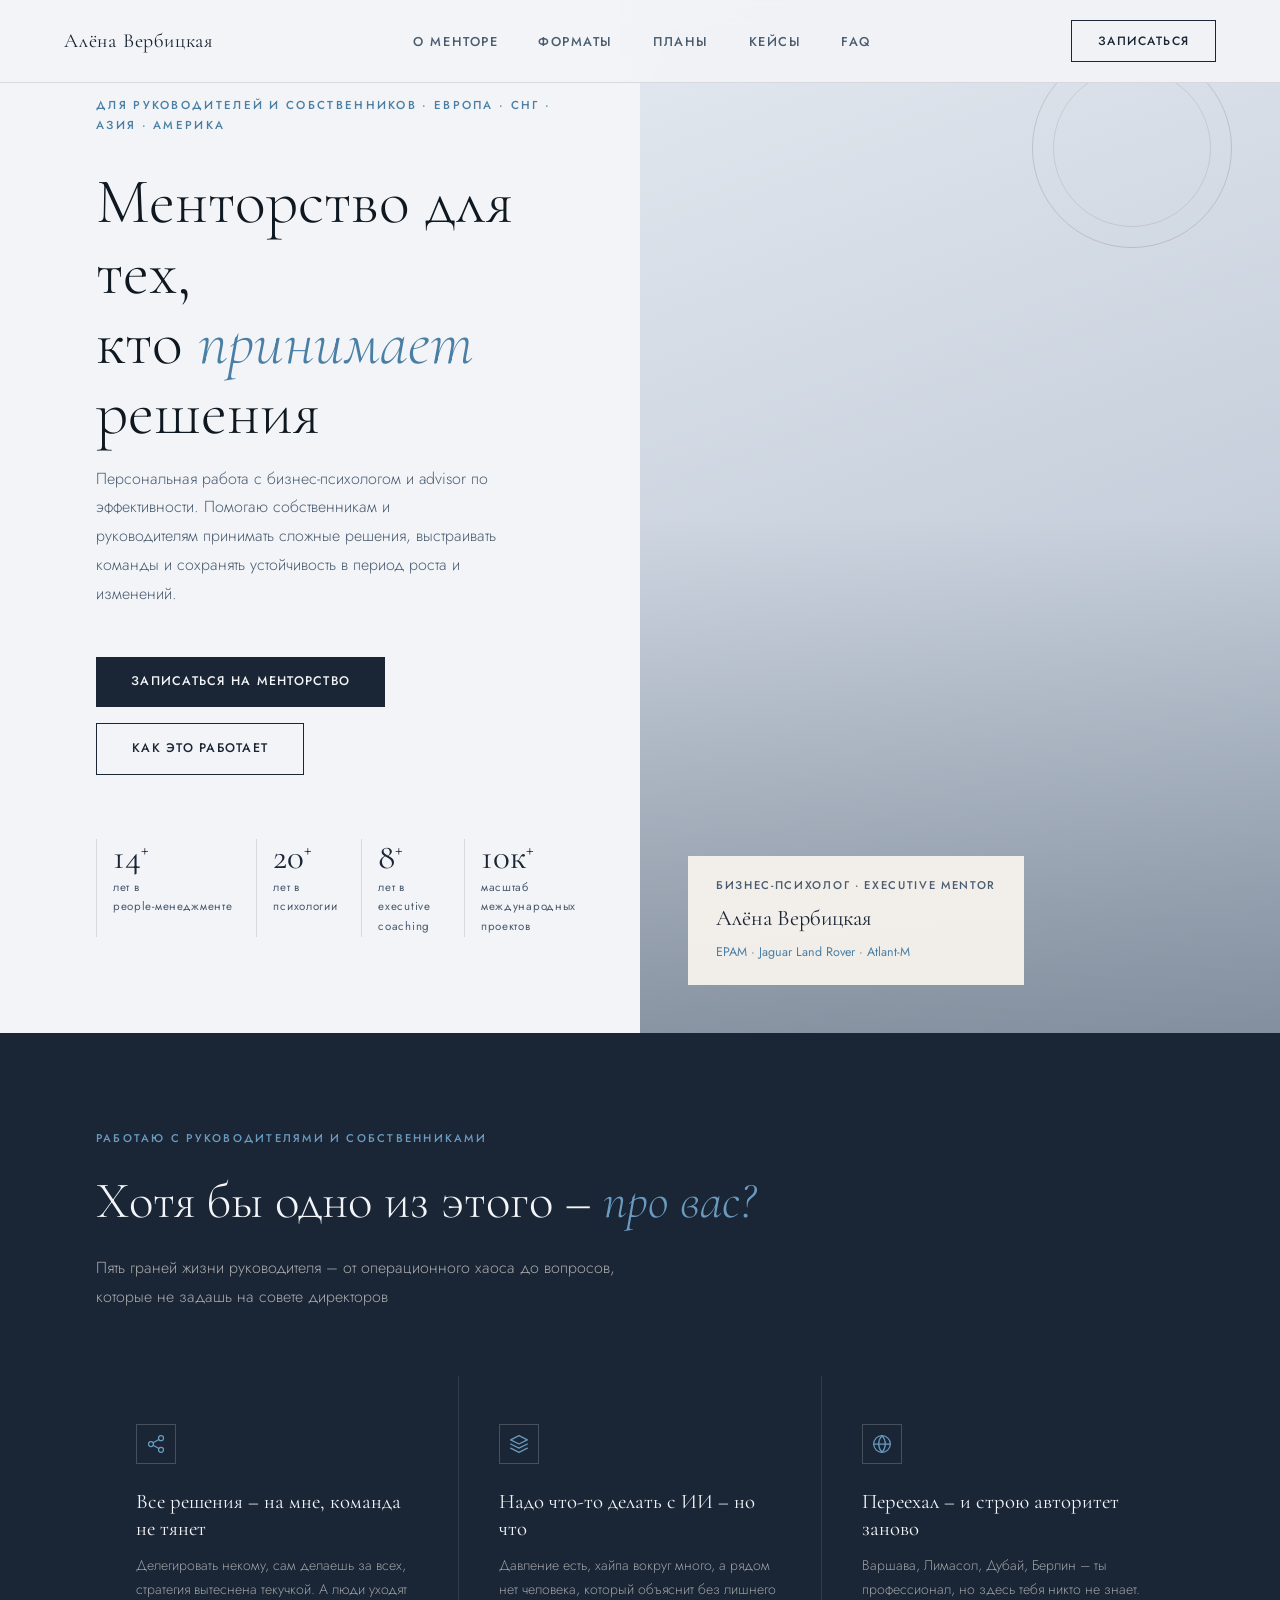
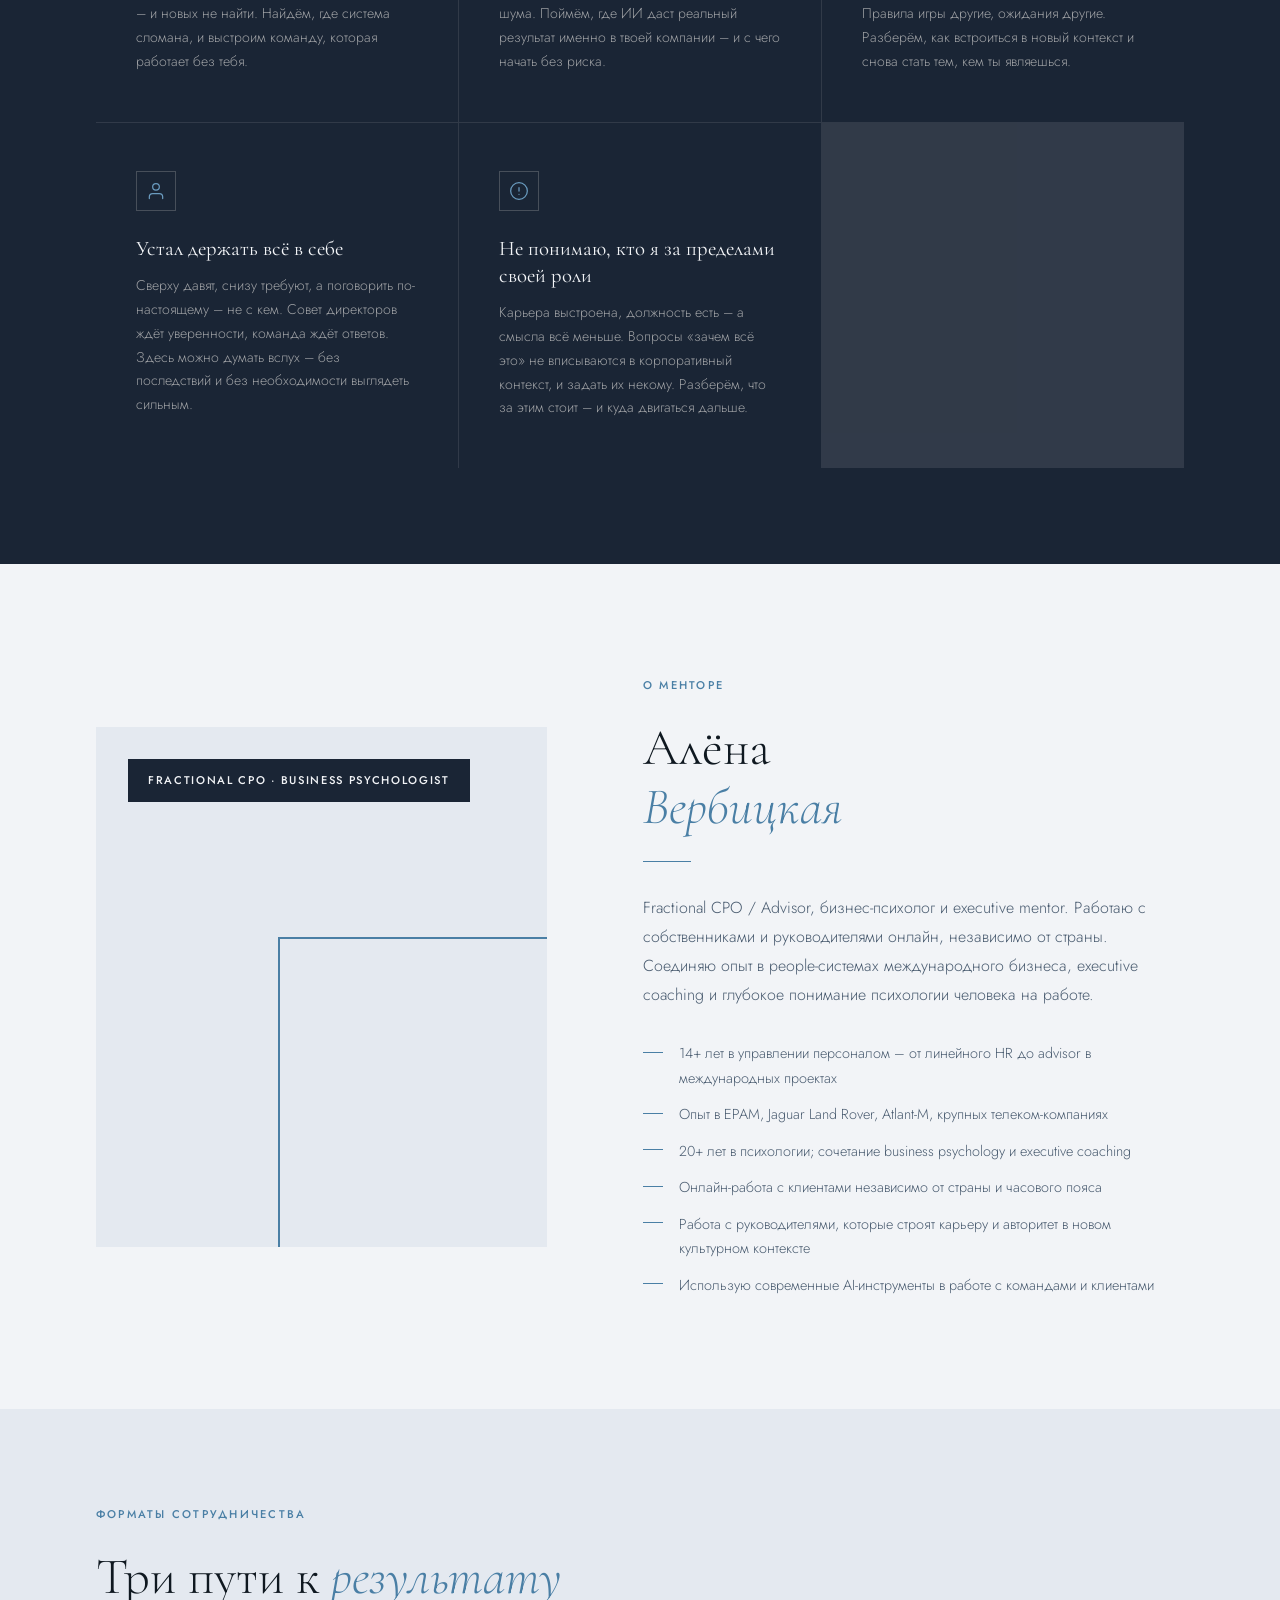
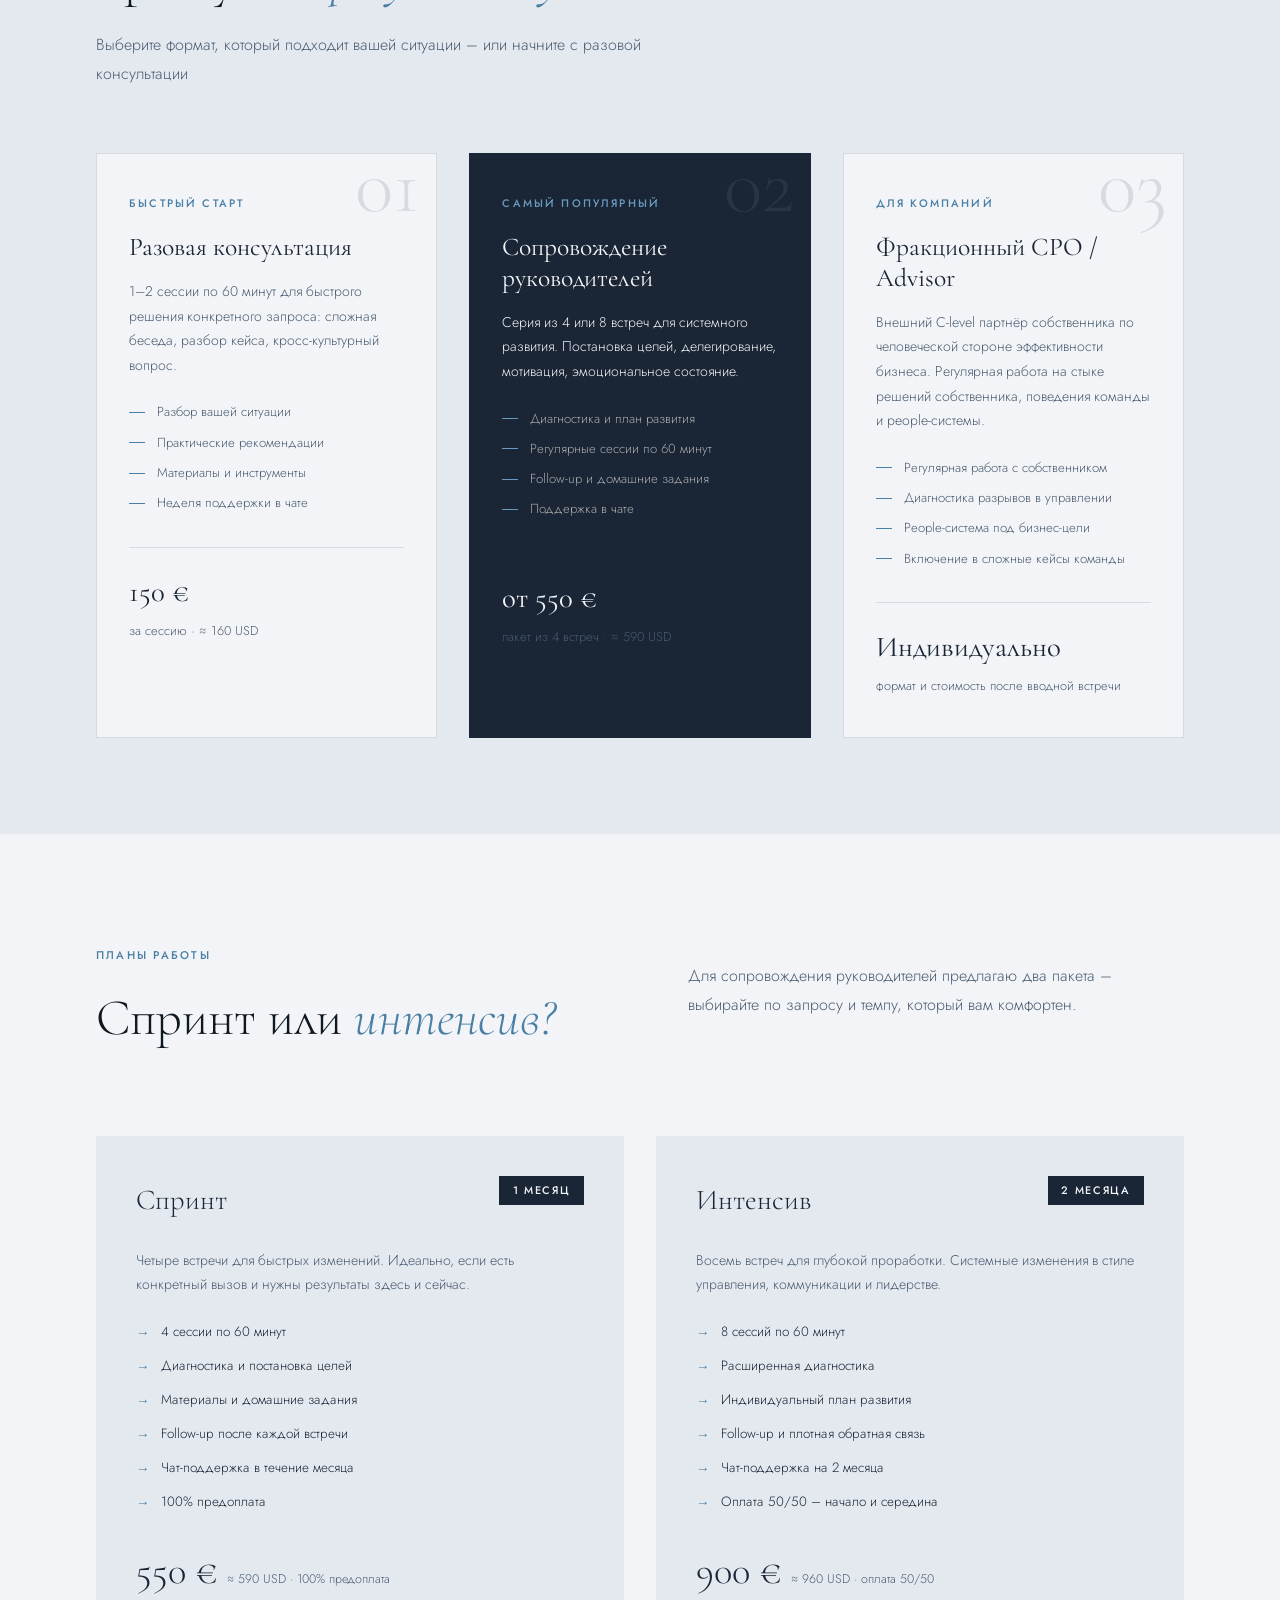
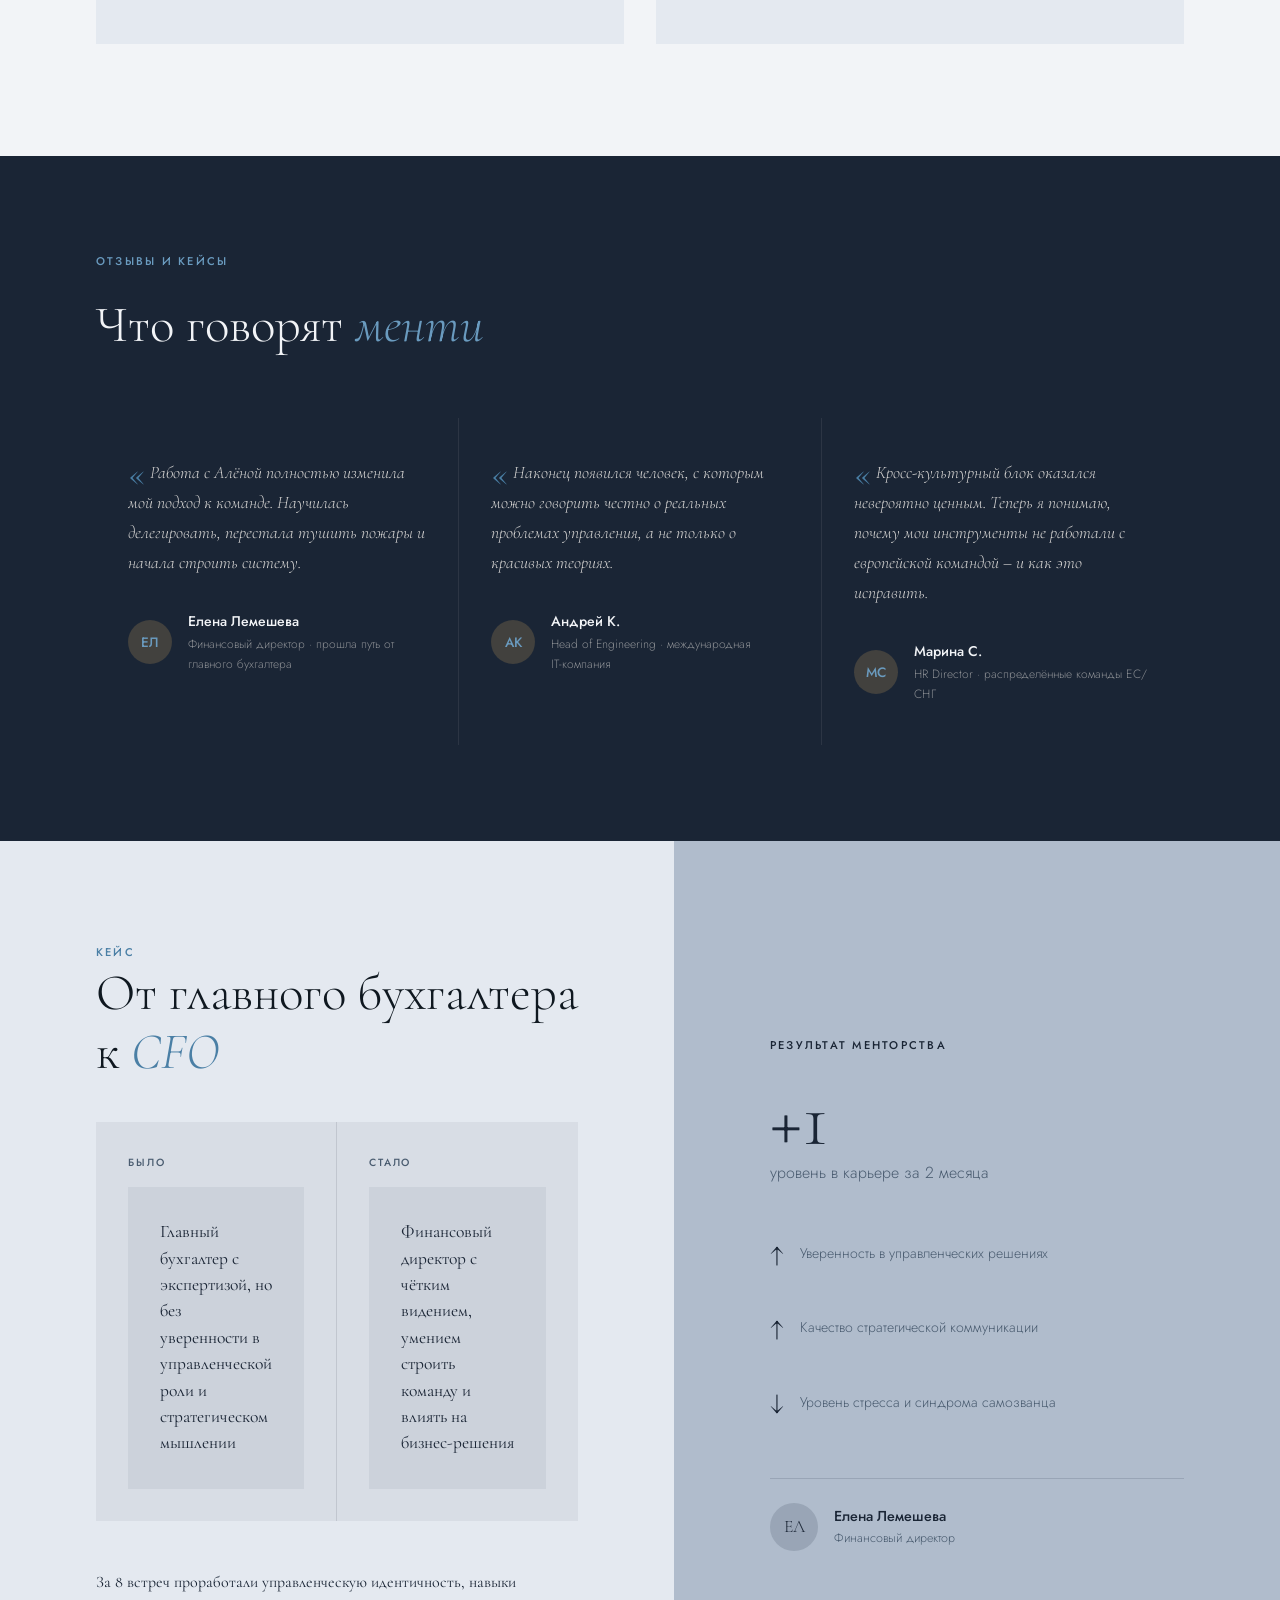
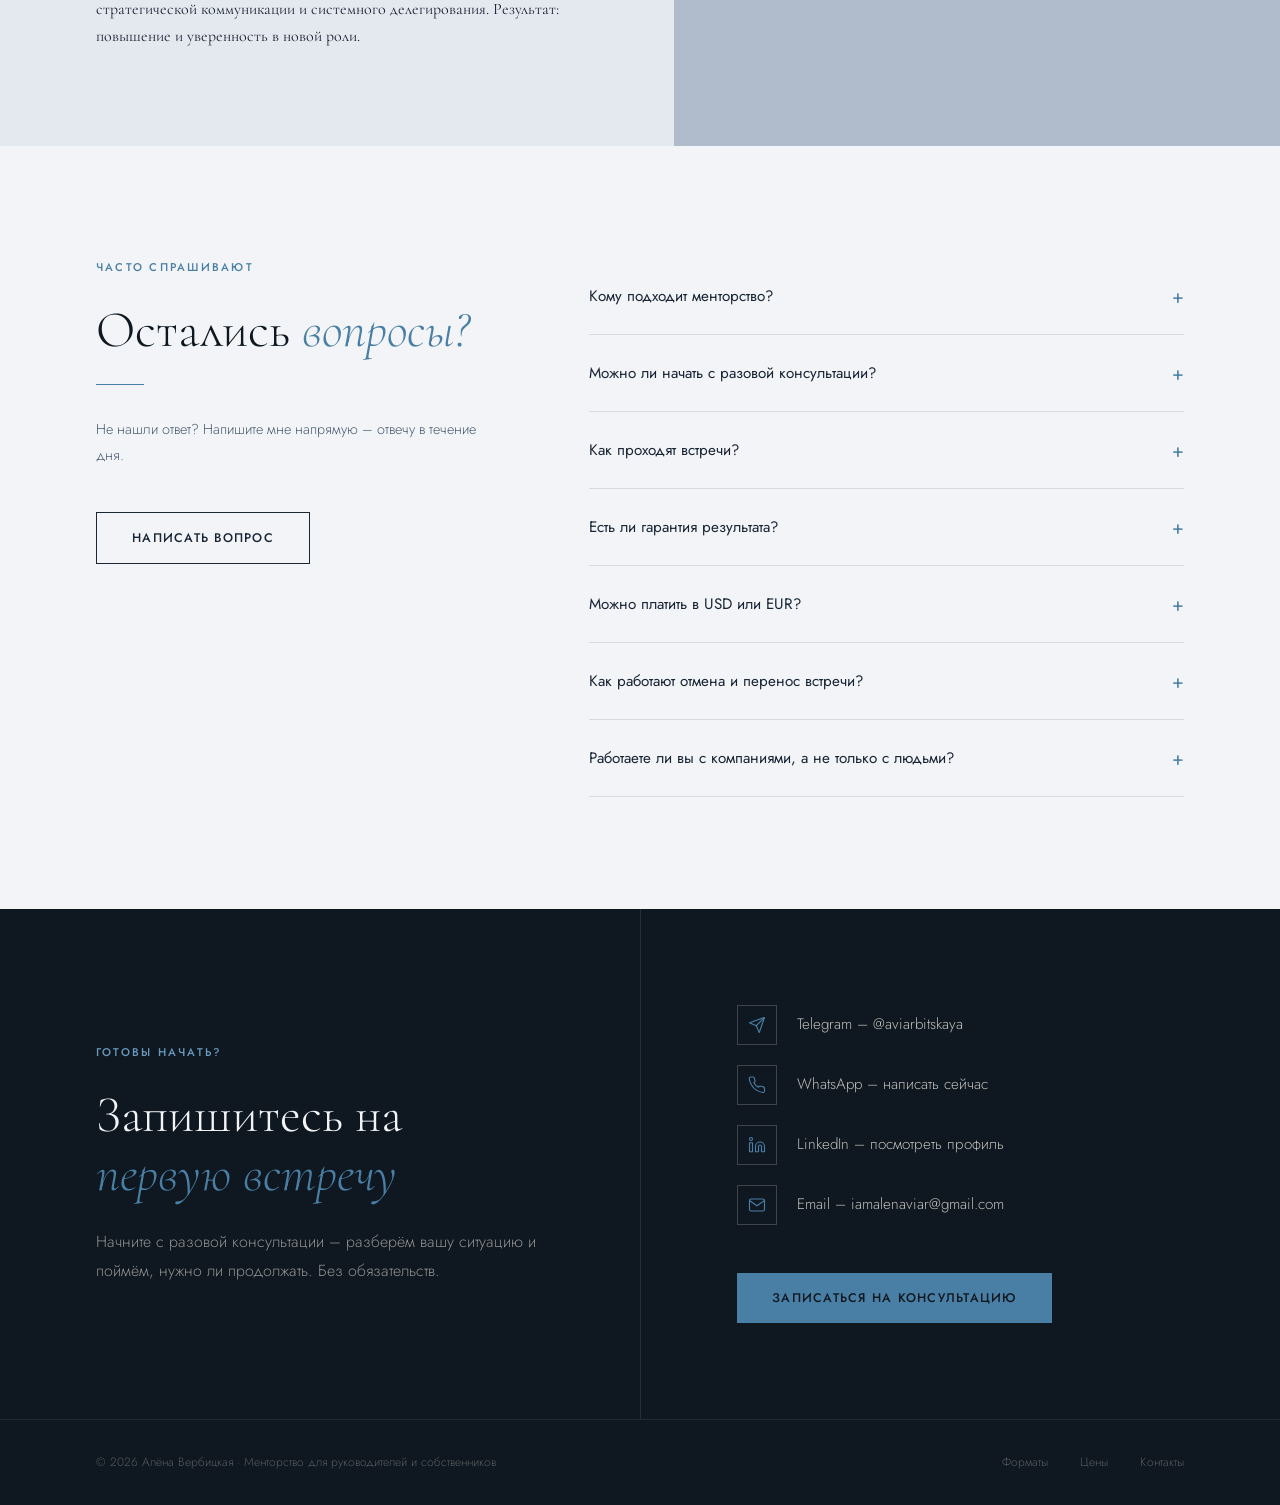
<file: index.html>
<!DOCTYPE html>
<html lang="ru">
<head>
<meta charset="UTF-8">
<meta name="viewport" content="width=device-width, initial-scale=1.0">
<title>Алёна Вербицкая – Ментор для руководителей и HR</title>
<link rel="preconnect" href="https://fonts.googleapis.com">
<link rel="preconnect" href="https://fonts.gstatic.com" crossorigin>
<link href="https://fonts.googleapis.com/css2?family=Cormorant+Garamond:ital,wght@0,300;0,400;0,500;0,600;1,300;1,400&family=Jost:wght@300;400;500;600&display=swap" rel="stylesheet">
<style>
*,*::before,*::after{box-sizing:border-box;margin:0;padding:0}
:root{
  --cream:#F2F4F7;
  --warm:#E4E9F0;
  --sand:#B0BCCC;
  --taupe:#6E7E92;
  --espresso:#1A2535;
  --charcoal:#0F1820;
  --gold:#4A7FA5;
  --gold-light:#6A9BBF;
  --sage:#4E6E82;
  --rust:#2C5F82;
  --text:#1A2535;
  --text-muted:#4A5C70;
  --border:rgba(26,37,53,0.12);
}
html{scroll-behavior:smooth}
body{
  font-family:'Jost',sans-serif;
  background:var(--cream);
  color:var(--text);
  font-size:16px;
  line-height:1.7;
  font-weight:300;
}

/* NAV */
nav{
  position:fixed;top:0;left:0;right:0;z-index:100;
  display:flex;align-items:center;justify-content:space-between;
  padding:1.25rem 4rem;
  background:rgba(242,244,247,0.92);
  backdrop-filter:blur(12px);
  border-bottom:0.5px solid var(--border);
}
.nav-logo{
  font-family:'Cormorant Garamond',serif;
  font-size:1.25rem;font-weight:400;letter-spacing:0.04em;
  color:var(--espresso);text-decoration:none;
}
.nav-links{display:flex;gap:2.5rem;list-style:none}
.nav-links a{
  font-size:0.8rem;font-weight:500;letter-spacing:0.12em;text-transform:uppercase;
  color:var(--text-muted);text-decoration:none;transition:color 0.2s;
}
.nav-links a:hover{color:var(--espresso)}
.nav-cta{
  font-size:0.75rem;font-weight:500;letter-spacing:0.12em;text-transform:uppercase;
  padding:0.6rem 1.6rem;border:1px solid var(--espresso);color:var(--espresso);
  background:transparent;cursor:pointer;transition:all 0.25s;text-decoration:none;
}
.nav-cta:hover{background:var(--espresso);color:var(--cream)}

/* HERO */
.hero{
  min-height:100vh;display:grid;
  grid-template-columns:1fr 1fr;
  padding-top:80px;
}
.hero-left{
  display:flex;flex-direction:column;justify-content:center;
  padding:6rem 4rem 6rem 6rem;
}
.hero-eyebrow{
  font-size:0.72rem;font-weight:500;letter-spacing:0.2em;text-transform:uppercase;
  color:var(--gold);margin-bottom:2rem;
}
.hero-title{
  font-family:'Cormorant Garamond',serif;
  font-size:clamp(3rem,5vw,4.5rem);
  font-weight:300;line-height:1.1;
  color:var(--charcoal);margin-bottom:1rem;
}
.hero-title em{font-style:italic;color:var(--gold)}
.hero-sub{
  font-size:1rem;font-weight:300;color:var(--text-muted);
  max-width:400px;margin-bottom:3rem;line-height:1.8;
}
.hero-btns{display:flex;gap:1rem;flex-wrap:wrap;margin-bottom:4rem}
.btn-primary{
  padding:0.9rem 2.2rem;background:var(--espresso);color:var(--cream);
  font-size:0.78rem;font-weight:500;letter-spacing:0.1em;text-transform:uppercase;
  border:none;cursor:pointer;transition:all 0.25s;text-decoration:none;display:inline-block;
}
.btn-primary:hover{background:var(--charcoal)}
.btn-outline{
  padding:0.9rem 2.2rem;background:transparent;color:var(--espresso);
  font-size:0.78rem;font-weight:500;letter-spacing:0.1em;text-transform:uppercase;
  border:1px solid var(--espresso);cursor:pointer;transition:all 0.25s;text-decoration:none;display:inline-block;
}
.btn-outline:hover{background:var(--warm)}
.hero-stats{display:grid;grid-template-columns:repeat(4,1fr);gap:1.5rem}
.stat-item{border-left:1px solid var(--border);padding-left:1rem}
.stat-num{
  font-family:'Cormorant Garamond',serif;
  font-size:2.2rem;font-weight:400;color:var(--espresso);line-height:1;
}
.stat-num sup{font-size:1.2rem}
.stat-label{font-size:0.72rem;font-weight:400;color:var(--text-muted);letter-spacing:0.06em;margin-top:0.25rem}

.hero-right{
  position:relative;overflow:hidden;
  background:linear-gradient(160deg,var(--warm) 0%,var(--sand) 100%);
}
.hero-photo-placeholder{
  position:absolute;inset:0;display:flex;align-items:flex-end;justify-content:center;
}
.hero-pattern{
  position:absolute;top:3rem;right:3rem;
  width:200px;height:200px;
  border:1px solid rgba(46,31,20,0.15);border-radius:50%;
}
.hero-pattern::before{
  content:'';position:absolute;inset:20px;
  border:1px solid rgba(46,31,20,0.1);border-radius:50%;
}
.hero-name-badge{
  position:absolute;bottom:3rem;left:3rem;
  background:rgba(247,243,238,0.95);
  padding:1.25rem 1.75rem;
}
.hero-name-badge p{font-size:0.7rem;font-weight:500;letter-spacing:0.15em;text-transform:uppercase;color:var(--text-muted);margin-bottom:0.25rem}
.hero-name-badge h3{font-family:'Cormorant Garamond',serif;font-size:1.4rem;font-weight:400;color:var(--espresso)}
.hero-name-badge span{font-size:0.78rem;color:var(--gold);font-weight:400}

/* SECTION COMMON */
section{padding:6rem 6rem}
.section-tag{
  font-size:0.7rem;font-weight:500;letter-spacing:0.2em;text-transform:uppercase;
  color:var(--gold);margin-bottom:1.5rem;display:block;
}
.section-title{
  font-family:'Cormorant Garamond',serif;
  font-size:clamp(2.2rem,4vw,3.2rem);
  font-weight:300;line-height:1.15;color:var(--charcoal);margin-bottom:1.5rem;
}
.section-title em{font-style:italic;color:var(--gold)}
.section-sub{font-size:1rem;color:var(--text-muted);max-width:560px;line-height:1.8}

/* PAIN SECTION */
.pain-section{background:var(--espresso);color:var(--cream)}
.pain-section .section-tag{color:var(--gold-light)}
.pain-section .section-title{color:var(--cream)}
.pain-section .section-title em{color:var(--gold-light)}
.pain-section .section-sub{color:rgba(247,243,238,0.65)}
.pain-grid{display:grid;grid-template-columns:repeat(3,1fr);gap:1px;background:rgba(247,243,238,0.1);margin-top:4rem}
.pain-card{
  background:var(--espresso);padding:3rem 2.5rem;
  transition:background 0.3s;
}
.pain-card:hover{background:#212f42}
.pain-icon{
  width:40px;height:40px;border:1px solid rgba(247,243,238,0.2);
  display:flex;align-items:center;justify-content:center;
  margin-bottom:1.5rem;color:var(--gold-light);
}
.pain-icon svg{width:20px;height:20px;stroke:currentColor;fill:none;stroke-width:1.5;stroke-linecap:round;stroke-linejoin:round}
.pain-card h3{
  font-family:'Cormorant Garamond',serif;font-size:1.3rem;font-weight:400;
  color:var(--cream);margin-bottom:0.75rem;line-height:1.3;
}
.pain-card p{font-size:0.88rem;color:rgba(247,243,238,0.6);line-height:1.7;font-weight:300}

/* ABOUT */
.about-section{display:grid;grid-template-columns:1fr 1.2fr;gap:6rem;align-items:center}
.about-img{
  position:relative;
  background:var(--warm);
  height:520px;
  overflow:hidden;
}
.about-img-accent{
  position:absolute;bottom:-2px;right:-2px;
  width:60%;height:60%;
  border:2px solid var(--gold);
  pointer-events:none;
}
.about-tag-float{
  position:absolute;top:2rem;left:2rem;
  background:var(--espresso);color:var(--cream);
  padding:0.75rem 1.25rem;
  font-size:0.7rem;font-weight:500;letter-spacing:0.15em;text-transform:uppercase;
}
.about-text .section-sub{max-width:none;margin-bottom:2rem}
.about-list{list-style:none;display:flex;flex-direction:column;gap:0.75rem}
.about-list li{
  display:flex;align-items:flex-start;gap:1rem;
  font-size:0.9rem;color:var(--text-muted);
}
.about-list li::before{
  content:'';flex-shrink:0;
  width:20px;height:1px;background:var(--gold);
  margin-top:0.65rem;
}

/* FORMATS */
.formats-section{background:var(--warm)}
.formats-grid{display:grid;grid-template-columns:repeat(3,1fr);gap:2rem;margin-top:4rem}
.format-card{
  background:var(--cream);padding:2.5rem 2rem;
  position:relative;overflow:hidden;
  border:0.5px solid var(--border);
  transition:transform 0.3s,box-shadow 0.3s;
}
.format-card:hover{transform:translateY(-4px);box-shadow:0 20px 40px rgba(46,31,20,0.08)}
.format-card.featured{
  background:var(--espresso);
}
.format-card.featured h3,.format-card.featured p,.format-card.featured .format-price{color:var(--cream)}
.format-card.featured .format-tag{color:var(--gold-light)}
.format-card.featured .format-feature{color:rgba(247,243,238,0.65)}
.format-card.featured .format-feature::before{background:var(--gold-light)}
.format-num{
  font-family:'Cormorant Garamond',serif;font-size:5rem;font-weight:300;
  color:var(--border);position:absolute;top:-0.5rem;right:1rem;line-height:1;
  pointer-events:none;
}
.format-tag{font-size:0.68rem;font-weight:500;letter-spacing:0.2em;text-transform:uppercase;color:var(--gold);margin-bottom:1.25rem;display:block}
.format-card h3{font-family:'Cormorant Garamond',serif;font-size:1.6rem;font-weight:400;margin-bottom:1rem;line-height:1.2}
.format-card p{font-size:0.88rem;color:var(--text-muted);line-height:1.75;margin-bottom:1.5rem;font-weight:300}
.format-features{list-style:none;display:flex;flex-direction:column;gap:0.5rem;margin-bottom:2rem}
.format-feature{
  font-size:0.82rem;color:var(--text-muted);
  display:flex;align-items:center;gap:0.75rem;font-weight:300;
}
.format-feature::before{content:'';width:16px;height:1px;background:var(--gold);flex-shrink:0}
.format-price{
  font-family:'Cormorant Garamond',serif;font-size:1.8rem;font-weight:400;color:var(--espresso);
  border-top:0.5px solid var(--border);padding-top:1.25rem;
}
.format-price small{font-size:0.8rem;font-family:'Jost',sans-serif;font-weight:300;color:var(--text-muted);display:block;margin-top:0.2rem}

/* PLANS */
.plans-section{}
.plans-header{display:grid;grid-template-columns:1fr 1fr;gap:6rem;align-items:start;margin-bottom:4rem}
.plans-grid{display:grid;grid-template-columns:repeat(2,1fr);gap:2rem}
.plan-card{
  background:var(--warm);padding:2.5rem;
  display:flex;flex-direction:column;gap:1.5rem;
}
.plan-header{display:flex;justify-content:space-between;align-items:flex-start}
.plan-name{font-family:'Cormorant Garamond',serif;font-size:1.8rem;font-weight:300}
.plan-badge{
  font-size:0.68rem;font-weight:500;letter-spacing:0.15em;text-transform:uppercase;
  padding:0.35rem 0.85rem;background:var(--espresso);color:var(--cream);
}
.plan-desc{font-size:0.88rem;color:var(--text-muted);line-height:1.7;font-weight:300}
.plan-includes{list-style:none;display:flex;flex-direction:column;gap:0.6rem}
.plan-includes li{font-size:0.84rem;color:var(--text);display:flex;gap:0.75rem;align-items:flex-start}
.plan-includes li span{color:var(--gold);flex-shrink:0;margin-top:0.1rem}
.plan-price{
  font-family:'Cormorant Garamond',serif;font-size:2.4rem;font-weight:300;
  color:var(--espresso);margin-top:auto;
}
.plan-price small{font-size:0.78rem;font-family:'Jost',sans-serif;font-weight:300;color:var(--text-muted)}

/* TESTIMONIALS */
.testi-section{background:var(--espresso)}
.testi-section .section-tag{color:var(--gold-light)}
.testi-section .section-title{color:var(--cream)}
.testi-section .section-title em{color:var(--gold-light)}
.testi-grid{display:grid;grid-template-columns:repeat(3,1fr);gap:1px;background:rgba(247,243,238,0.08);margin-top:4rem}
.testi-card{background:var(--espresso);padding:2.5rem 2rem}
.testi-quote{
  font-family:'Cormorant Garamond',serif;font-size:1.1rem;font-style:italic;
  color:rgba(247,243,238,0.85);line-height:1.7;margin-bottom:2rem;font-weight:300;
}
.testi-quote::before{
  content:'«';font-size:2.5rem;color:var(--gold);line-height:0;vertical-align:-0.5rem;
  margin-right:0.25rem;font-style:normal;
}
.testi-author{display:flex;align-items:center;gap:1rem}
.testi-avatar{
  width:44px;height:44px;border-radius:50%;
  background:rgba(184,148,90,0.25);
  display:flex;align-items:center;justify-content:center;
  font-size:0.85rem;font-weight:500;color:var(--gold-light);
  flex-shrink:0;
}
.testi-name{font-size:0.88rem;font-weight:500;color:var(--cream)}
.testi-role{font-size:0.75rem;color:rgba(247,243,238,0.5);font-weight:300}

/* CASE */
.case-section{display:grid;grid-template-columns:1fr 1fr;gap:0}
.case-left{background:var(--warm);padding:6rem}
.case-right{background:var(--sand);padding:6rem;display:flex;flex-direction:column;justify-content:center}
.case-right .section-tag{color:var(--espresso)}
.case-label{font-size:0.7rem;font-weight:500;letter-spacing:0.2em;text-transform:uppercase;color:var(--gold);margin-bottom:2rem}
.case-before-after{display:flex;align-items:stretch;gap:0;margin-bottom:3rem}
.case-col{flex:1;padding:2rem;background:rgba(26,37,53,0.06)}
.case-col + .case-col{border-left:1px solid rgba(26,37,53,0.12)}
.case-col-label{font-size:0.65rem;font-weight:500;letter-spacing:0.18em;text-transform:uppercase;color:var(--text-muted);margin-bottom:1rem}
.case-col p{font-family:'Cormorant Garamond',serif;font-size:1.1rem;font-weight:400;color:var(--espresso);line-height:1.5}
.case-result{
  font-family:'Cormorant Garamond',serif;font-size:1rem;font-weight:400;
  color:var(--espresso);line-height:1.7;
}
.case-person{
  display:flex;align-items:center;gap:1rem;
  border-top:0.5px solid rgba(26,37,53,0.15);padding-top:1.5rem;
}
.case-person-avatar{
  width:48px;height:48px;border-radius:50%;
  background:rgba(26,37,53,0.15);
  display:flex;align-items:center;justify-content:center;
  font-family:'Cormorant Garamond',serif;font-size:1.1rem;color:var(--espresso);
}
.case-person-name{font-size:0.9rem;font-weight:500;color:var(--espresso)}
.case-person-role{font-size:0.78rem;color:var(--text-muted);font-weight:300}

/* FAQ */
.faq-section{display:grid;grid-template-columns:1fr 1.5fr;gap:6rem;align-items:start}
.faq-list{display:flex;flex-direction:column;gap:0}
.faq-item{border-bottom:0.5px solid var(--border)}
.faq-q{
  width:100%;background:none;border:none;cursor:pointer;
  display:flex;justify-content:space-between;align-items:center;
  padding:1.5rem 0;font-size:0.95rem;font-weight:400;
  color:var(--espresso);text-align:left;font-family:'Jost',sans-serif;
}
.faq-q:hover{color:var(--gold)}
.faq-icon{color:var(--gold);font-size:1.2rem;transition:transform 0.3s;flex-shrink:0}
.faq-a{
  max-height:0;overflow:hidden;transition:max-height 0.4s ease,padding 0.3s;
  font-size:0.88rem;color:var(--text-muted);line-height:1.75;font-weight:300;
}
.faq-item.open .faq-a{max-height:300px;padding-bottom:1.5rem}
.faq-item.open .faq-icon{transform:rotate(45deg)}

/* CONTACT */
.contact-section{
  background:var(--charcoal);
  display:grid;grid-template-columns:1fr 1fr;
  min-height:420px;
}
.contact-left{padding:6rem;display:flex;flex-direction:column;justify-content:center}
.contact-left .section-title{color:var(--cream)}
.contact-left .section-title em{color:var(--gold)}
.contact-left .section-sub{color:rgba(247,243,238,0.55)}
.contact-right{
  padding:6rem;display:flex;flex-direction:column;justify-content:center;
  border-left:0.5px solid rgba(247,243,238,0.1);
}
.contact-links{display:flex;flex-direction:column;gap:1.25rem;margin-bottom:3rem}
.contact-link{
  display:flex;align-items:center;gap:1.25rem;
  font-size:0.95rem;color:rgba(247,243,238,0.75);
  text-decoration:none;transition:color 0.2s;
}
.contact-link:hover{color:var(--gold-light)}
.contact-link-icon{
  width:40px;height:40px;border:0.5px solid rgba(247,243,238,0.2);
  display:flex;align-items:center;justify-content:center;
  font-size:1rem;color:var(--gold);flex-shrink:0;
}
.btn-primary-light{
  padding:0.9rem 2.2rem;background:var(--gold);color:var(--charcoal);
  font-size:0.78rem;font-weight:500;letter-spacing:0.1em;text-transform:uppercase;
  border:none;cursor:pointer;transition:all 0.25s;text-decoration:none;display:inline-block;
  align-self:flex-start;
}
.btn-primary-light:hover{background:var(--gold-light)}

/* FOOTER */
footer{
  background:var(--charcoal);
  border-top:0.5px solid rgba(247,243,238,0.08);
  padding:2rem 6rem;
  display:flex;justify-content:space-between;align-items:center;
}
footer p{font-size:0.75rem;color:rgba(247,243,238,0.3);font-weight:300}
footer a{font-size:0.75rem;color:rgba(247,243,238,0.3);text-decoration:none}
footer a:hover{color:var(--gold)}

/* ANIMATIONS */
@keyframes fadeUp{
  from{opacity:0;transform:translateY(24px)}
  to{opacity:1;transform:translateY(0)}
}
.animate{animation:fadeUp 0.7s ease forwards}
.delay-1{animation-delay:0.15s}
.delay-2{animation-delay:0.3s}
.delay-3{animation-delay:0.45s}
.delay-4{animation-delay:0.6s}

/* divider */
.divider{width:48px;height:1px;background:var(--gold);margin-bottom:2rem}

@media(max-width:900px){
  nav{padding:1rem 1.5rem}
  .nav-links{display:none}
  section{padding:4rem 1.5rem}
  .hero{grid-template-columns:1fr;min-height:auto}
  .hero-left{padding:5rem 1.5rem 3rem}
  .hero-right{height:60vw}
  .hero-stats{grid-template-columns:repeat(2,1fr)}
  .formats-grid,.plans-grid,.testi-grid,.pain-grid{grid-template-columns:1fr}
  .about-section,.plans-header,.case-section,.contact-section,.faq-section{grid-template-columns:1fr}
  .case-left,.case-right,.contact-left,.contact-right{padding:3rem 1.5rem}
  footer{flex-direction:column;gap:0.75rem;text-align:center;padding:2rem 1.5rem}
}
</style>
</head>
<body>

<!-- NAV -->
<nav>
  <a href="#" class="nav-logo">Алёна Вербицкая</a>
  <ul class="nav-links">
    <li><a href="#about">О менторе</a></li>
    <li><a href="#formats">Форматы</a></li>
    <li><a href="#plans">Планы</a></li>
    <li><a href="#cases">Кейсы</a></li>
    <li><a href="#faq">FAQ</a></li>
  </ul>
  <a href="#contact" class="nav-cta">Записаться</a>
</nav>

<!-- HERO -->
<section class="hero" style="padding:0">
  <div class="hero-left">
    <p class="hero-eyebrow animate">Для руководителей и собственников · Европа · СНГ · Азия · Америка</p>
    <h1 class="hero-title animate delay-1">
      Менторство для тех,<br>кто <em>принимает</em><br>решения
    </h1>
    <p class="hero-sub animate delay-2">
      Персональная работа с бизнес-психологом и advisor по эффективности. Помогаю собственникам и руководителям принимать сложные решения, выстраивать команды и сохранять устойчивость в период роста и изменений.
    </p>
    <div class="hero-btns animate delay-3">
      <a href="#contact" class="btn-primary">Записаться на менторство</a>
      <a href="#formats" class="btn-outline">Как это работает</a>
    </div>
    <div class="hero-stats animate delay-4">
      <div class="stat-item">
        <div class="stat-num">14<sup>+</sup></div>
        <div class="stat-label">лет в people‑менеджменте</div>
      </div>
      <div class="stat-item">
        <div class="stat-num">20<sup>+</sup></div>
        <div class="stat-label">лет в психологии</div>
      </div>
      <div class="stat-item">
        <div class="stat-num">8<sup>+</sup></div>
        <div class="stat-label">лет в executive coaching</div>
      </div>
      <div class="stat-item">
        <div class="stat-num">10к<sup>+</sup></div>
        <div class="stat-label">масштаб международных проектов</div>
      </div>
    </div>
  </div>
  <div class="hero-right">
    <div class="hero-pattern"></div>
    <div class="hero-photo-placeholder">
      <!-- Photo placeholder - replace with actual photo -->
      <div style="width:100%;height:100%;background:linear-gradient(to top,rgba(26,37,53,0.3) 0%,transparent 50%);"></div>
    </div>
    <div class="hero-name-badge">
      <p>Бизнес-психолог · Executive mentor</p>
      <h3>Алёна Вербицкая</h3>
      <span>EPAM · Jaguar Land Rover · Atlant-M</span>
    </div>
  </div>
</section>

<!-- PAIN -->
<section class="pain-section" style="padding-left:6rem;padding-right:6rem" id="pain">
  <span class="section-tag">Работаю с руководителями и собственниками</span>
  <h2 class="section-title">Хотя бы одно из этого – <em>про вас?</em></h2>
  <p class="section-sub">Пять граней жизни руководителя – от операционного хаоса до вопросов, которые не задашь на совете директоров</p>
  <div class="pain-grid">
    <div class="pain-card">
      <div class="pain-icon"><svg viewBox="0 0 24 24"><circle cx="18" cy="5" r="3"/><circle cx="6" cy="12" r="3"/><circle cx="18" cy="19" r="3"/><path d="M8.59 13.51l6.83 3.98M15.41 6.51l-6.82 3.98"/></svg></div>
      <h3>Все решения – на мне, команда не тянет</h3>
      <p>Делегировать некому, сам делаешь за всех, стратегия вытеснена текучкой. А люди уходят – и новых не найти. Найдём, где система сломана, и выстроим команду, которая работает без тебя.</p>
    </div>
    <div class="pain-card">
      <div class="pain-icon"><svg viewBox="0 0 24 24"><path d="M12 2L2 7l10 5 10-5-10-5z"/><path d="M2 17l10 5 10-5"/><path d="M2 12l10 5 10-5"/></svg></div>
      <h3>Надо что-то делать с ИИ – но что</h3>
      <p>Давление есть, хайпа вокруг много, а рядом нет человека, который объяснит без лишнего шума. Поймём, где ИИ даст реальный результат именно в твоей компании – и с чего начать без риска.</p>
    </div>
    <div class="pain-card">
      <div class="pain-icon"><svg viewBox="0 0 24 24"><circle cx="12" cy="12" r="10"/><line x1="2" y1="12" x2="22" y2="12"/><path d="M12 2a15.3 15.3 0 0 1 4 10 15.3 15.3 0 0 1-4 10 15.3 15.3 0 0 1-4-10 15.3 15.3 0 0 1 4-10z"/></svg></div>
      <h3>Переехал – и строю авторитет заново</h3>
      <p>Варшава, Лимасол, Дубай, Берлин – ты профессионал, но здесь тебя никто не знает. Правила игры другие, ожидания другие. Разберём, как встроиться в новый контекст и снова стать тем, кем ты являешься.</p>
    </div>
    <div class="pain-card">
      <div class="pain-icon"><svg viewBox="0 0 24 24"><path d="M20 21v-2a4 4 0 0 0-4-4H8a4 4 0 0 0-4 4v2"/><circle cx="12" cy="7" r="4"/></svg></div>
      <h3>Устал держать всё в себе</h3>
      <p>Сверху давят, снизу требуют, а поговорить по-настоящему – не с кем. Совет директоров ждёт уверенности, команда ждёт ответов. Здесь можно думать вслух – без последствий и без необходимости выглядеть сильным.</p>
    </div>
    <div class="pain-card">
      <div class="pain-icon"><svg viewBox="0 0 24 24"><circle cx="12" cy="12" r="10"/><path d="M12 8v4M12 16h.01"/></svg></div>
      <h3>Не понимаю, кто я за пределами своей роли</h3>
      <p>Карьера выстроена, должность есть – а смысла всё меньше. Вопросы «зачем всё это» не вписываются в корпоративный контекст, и задать их некому. Разберём, что за этим стоит – и куда двигаться дальше.</p>
    </div>
  </div>
</section>

<!-- ABOUT -->
<section id="about" style="padding:7rem 6rem">
  <div class="about-section">
    <div class="about-img">
      <div class="about-tag-float">Fractional CPO · Business Psychologist</div>
      <!-- Photo placeholder -->
      <div style="width:100%;height:100%;background:var(--warm);"></div>
      <div class="about-img-accent"></div>
    </div>
    <div class="about-text">
      <span class="section-tag">О менторе</span>
      <h2 class="section-title">Алёна<br><em>Вербицкая</em></h2>
      <div class="divider"></div>
      <p class="section-sub" style="margin-bottom:2rem">
        Fractional CPO / Advisor, бизнес-психолог и executive mentor. Работаю с собственниками и руководителями онлайн, независимо от страны. Соединяю опыт в people‑системах международного бизнеса, executive coaching и глубокое понимание психологии человека на работе.
      </p>
      <ul class="about-list">
        <li>14+ лет в управлении персоналом – от линейного HR до advisor в международных проектах</li>
        <li>Опыт в EPAM, Jaguar Land Rover, Atlant-M, крупных телеком-компаниях</li>
        <li>20+ лет в психологии; сочетание business psychology и executive coaching</li>
        <li>Онлайн-работа с клиентами независимо от страны и часового пояса</li>
        <li>Работа с руководителями, которые строят карьеру и авторитет в новом культурном контексте</li>
        <li>Использую современные AI-инструменты в работе с командами и клиентами</li>
      </ul>
    </div>
  </div>
</section>

<!-- FORMATS -->
<section class="formats-section" id="formats">
  <span class="section-tag">Форматы сотрудничества</span>
  <h2 class="section-title">Три пути к <em>результату</em></h2>
  <p class="section-sub">Выберите формат, который подходит вашей ситуации – или начните с разовой консультации</p>
  <div class="formats-grid">
    <div class="format-card">
      <div class="format-num">01</div>
      <span class="format-tag">Быстрый старт</span>
      <h3>Разовая консультация</h3>
      <p>1–2 сессии по 60 минут для быстрого решения конкретного запроса: сложная беседа, разбор кейса, кросс‑культурный вопрос.</p>
      <ul class="format-features">
        <li class="format-feature">Разбор вашей ситуации</li>
        <li class="format-feature">Практические рекомендации</li>
        <li class="format-feature">Материалы и инструменты</li>
        <li class="format-feature">Неделя поддержки в чате</li>
      </ul>
      <div class="format-price">
        150 €
        <small>за сессию · ≈ 160 USD</small>
      </div>
    </div>
    <div class="format-card featured">
      <div class="format-num" style="color:rgba(247,243,238,0.08)">02</div>
      <span class="format-tag">Самый популярный</span>
      <h3>Сопровождение руководителей</h3>
      <p>Серия из 4 или 8 встреч для системного развития. Постановка целей, делегирование, мотивация, эмоциональное состояние.</p>
      <ul class="format-features">
        <li class="format-feature">Диагностика и план развития</li>
        <li class="format-feature">Регулярные сессии по 60 минут</li>
        <li class="format-feature">Follow‑up и домашние задания</li>
        <li class="format-feature">Поддержка в чате</li>
      </ul>
      <div class="format-price">
        от 550 €
        <small>пакет из 4 встреч · ≈ 590 USD</small>
      </div>
    </div>
    <div class="format-card">
      <div class="format-num">03</div>
      <span class="format-tag">Для компаний</span>
      <h3>Фракционный CPO / Advisor</h3>
      <p>Внешний C-level партнёр собственника по человеческой стороне эффективности бизнеса. Регулярная работа на стыке решений собственника, поведения команды и people‑системы.</p>
      <ul class="format-features">
        <li class="format-feature">Регулярная работа с собственником</li>
        <li class="format-feature">Диагностика разрывов в управлении</li>
        <li class="format-feature">People‑система под бизнес‑цели</li>
        <li class="format-feature">Включение в сложные кейсы команды</li>
      </ul>
      <div class="format-price">
        Индивидуально
        <small>формат и стоимость после вводной встречи</small>
      </div>
    </div>
  </div>
</section>

<!-- PLANS -->
<section id="plans" style="padding:7rem 6rem">
  <div class="plans-header">
    <div>
      <span class="section-tag">Планы работы</span>
      <h2 class="section-title">Спринт или <em>интенсив?</em></h2>
    </div>
    <div>
      <p style="font-size:1rem;color:var(--text-muted);line-height:1.8;font-weight:300;margin-top:1rem">
        Для сопровождения руководителей предлагаю два пакета – выбирайте по запросу и темпу, который вам комфортен.
      </p>
    </div>
  </div>
  <div class="plans-grid">
    <div class="plan-card">
      <div class="plan-header">
        <div class="plan-name">Спринт</div>
        <span class="plan-badge">1 месяц</span>
      </div>
      <p class="plan-desc">Четыре встречи для быстрых изменений. Идеально, если есть конкретный вызов и нужны результаты здесь и сейчас.</p>
      <ul class="plan-includes">
        <li><span>→</span> 4 сессии по 60 минут</li>
        <li><span>→</span> Диагностика и постановка целей</li>
        <li><span>→</span> Материалы и домашние задания</li>
        <li><span>→</span> Follow‑up после каждой встречи</li>
        <li><span>→</span> Чат-поддержка в течение месяца</li>
        <li><span>→</span> 100% предоплата</li>
      </ul>
      <div class="plan-price">
        550 €
        <small>≈ 590 USD · 100% предоплата</small>
      </div>
    </div>
    <div class="plan-card">
      <div class="plan-header">
        <div class="plan-name">Интенсив</div>
        <span class="plan-badge">2 месяца</span>
      </div>
      <p class="plan-desc">Восемь встреч для глубокой проработки. Системные изменения в стиле управления, коммуникации и лидерстве.</p>
      <ul class="plan-includes">
        <li><span>→</span> 8 сессий по 60 минут</li>
        <li><span>→</span> Расширенная диагностика</li>
        <li><span>→</span> Индивидуальный план развития</li>
        <li><span>→</span> Follow‑up и плотная обратная связь</li>
        <li><span>→</span> Чат-поддержка на 2 месяца</li>
        <li><span>→</span> Оплата 50/50 – начало и середина</li>
      </ul>
      <div class="plan-price">
        900 €
        <small>≈ 960 USD · оплата 50/50</small>
      </div>
    </div>
  </div>
</section>

<!-- TESTIMONIALS -->
<section class="testi-section" id="cases" style="padding:6rem">
  <span class="section-tag">Отзывы и кейсы</span>
  <h2 class="section-title">Что говорят <em>менти</em></h2>
  <div class="testi-grid">
    <div class="testi-card">
      <p class="testi-quote">Работа с Алёной полностью изменила мой подход к команде. Научилась делегировать, перестала тушить пожары и начала строить систему.</p>
      <div class="testi-author">
        <div class="testi-avatar">ЕЛ</div>
        <div>
          <div class="testi-name">Елена Лемешева</div>
          <div class="testi-role">Финансовый директор · прошла путь от главного бухгалтера</div>
        </div>
      </div>
    </div>
    <div class="testi-card">
      <p class="testi-quote">Наконец появился человек, с которым можно говорить честно о реальных проблемах управления, а не только о красивых теориях.</p>
      <div class="testi-author">
        <div class="testi-avatar">АК</div>
        <div>
          <div class="testi-name">Андрей К.</div>
          <div class="testi-role">Head of Engineering · международная IT‑компания</div>
        </div>
      </div>
    </div>
    <div class="testi-card">
      <p class="testi-quote">Кросс‑культурный блок оказался невероятно ценным. Теперь я понимаю, почему мои инструменты не работали с европейской командой – и как это исправить.</p>
      <div class="testi-author">
        <div class="testi-avatar">МС</div>
        <div>
          <div class="testi-name">Марина С.</div>
          <div class="testi-role">HR Director · распределённые команды ЕС/СНГ</div>
        </div>
      </div>
    </div>
  </div>
</section>

<!-- CASE STUDY -->
<div class="case-section">
  <div class="case-left" style="background:var(--warm)">
    <span class="case-label">Кейс</span>
    <h2 class="section-title" style="margin-bottom:2.5rem">От главного бухгалтера к <em>CFO</em></h2>
    <div class="case-before-after">
      <div class="case-col">
        <div class="case-col-label">Было</div>
        <p class="case-col p">Главный бухгалтер с экспертизой, но без уверенности в управленческой роли и стратегическом мышлении</p>
      </div>
      <div class="case-col">
        <div class="case-col-label">Стало</div>
        <p class="case-col p">Финансовый директор с чётким видением, умением строить команду и влиять на бизнес‑решения</p>
      </div>
    </div>
    <p class="case-result">За 8 встреч проработали управленческую идентичность, навыки стратегической коммуникации и системного делегирования. Результат: повышение и уверенность в новой роли.</p>
  </div>
  <div class="case-right">
    <span class="section-tag">Результат менторства</span>
    <div style="margin-bottom:2.5rem">
      <div style="font-family:'Cormorant Garamond',serif;font-size:5rem;font-weight:300;color:var(--espresso);line-height:1">+1</div>
      <div style="font-size:1rem;color:var(--text-muted);font-weight:300">уровень в карьере за 2 месяца</div>
    </div>
    <div style="display:flex;flex-direction:column;gap:1.25rem;margin-bottom:3rem">
      <div style="display:flex;gap:1rem;align-items:center">
        <div style="font-family:'Cormorant Garamond',serif;font-size:2rem;color:var(--espresso)">↑</div>
        <div style="font-size:0.88rem;color:var(--text-muted);font-weight:300">Уверенность в управленческих решениях</div>
      </div>
      <div style="display:flex;gap:1rem;align-items:center">
        <div style="font-family:'Cormorant Garamond',serif;font-size:2rem;color:var(--espresso)">↑</div>
        <div style="font-size:0.88rem;color:var(--text-muted);font-weight:300">Качество стратегической коммуникации</div>
      </div>
      <div style="display:flex;gap:1rem;align-items:center">
        <div style="font-family:'Cormorant Garamond',serif;font-size:2rem;color:var(--espresso)">↓</div>
        <div style="font-size:0.88rem;color:var(--text-muted);font-weight:300">Уровень стресса и синдрома самозванца</div>
      </div>
    </div>
    <div class="case-person">
      <div class="case-person-avatar">ЕЛ</div>
      <div>
        <div class="case-person-name">Елена Лемешева</div>
        <div class="case-person-role">Финансовый директор</div>
      </div>
    </div>
  </div>
</div>

<!-- FAQ -->
<section id="faq" style="padding:7rem 6rem">
  <div class="faq-section">
    <div>
      <span class="section-tag">Часто спрашивают</span>
      <h2 class="section-title">Остались <em>вопросы?</em></h2>
      <div class="divider"></div>
      <p style="font-size:0.9rem;color:var(--text-muted);line-height:1.8;font-weight:300">
        Не нашли ответ? Напишите мне напрямую – отвечу в течение дня.
      </p>
      <br>
      <a href="#contact" class="btn-outline" style="margin-top:1rem">Написать вопрос</a>
    </div>
    <div class="faq-list">
      <div class="faq-item">
        <button class="faq-q" onclick="toggleFaq(this)">
          Кому подходит менторство?
          <span class="faq-icon">+</span>
        </button>
        <div class="faq-a">
          Руководителям, HR‑специалистам и тем, кто хочет войти в people‑менеджмент. Подходит и опытным управленцам с конкретным вызовом, и тем, кто только переходит в новую роль.
        </div>
      </div>
      <div class="faq-item">
        <button class="faq-q" onclick="toggleFaq(this)">
          Можно ли начать с разовой консультации?
          <span class="faq-icon">+</span>
        </button>
        <div class="faq-a">
          Да, разовая консультация – отличный способ познакомиться и проверить формат. Многие менти начинали именно так, а потом переходили в долгосрочное сопровождение.
        </div>
      </div>
      <div class="faq-item">
        <button class="faq-q" onclick="toggleFaq(this)">
          Как проходят встречи?
          <span class="faq-icon">+</span>
        </button>
        <div class="faq-a">
          Онлайн в Zoom или Teams, 60 минут. После каждой встречи – follow‑up с ключевыми договорённостями и домашним заданием. Между сессиями доступна поддержка в чате.
        </div>
      </div>
      <div class="faq-item">
        <button class="faq-q" onclick="toggleFaq(this)">
          Есть ли гарантия результата?
          <span class="faq-icon">+</span>
        </button>
        <div class="faq-a">
          Я обеспечиваю инструменты, структуру, обратную связь и поддержку. Результат зависит от готовности внедрять изменения – менторство работает, когда работаете вы.
        </div>
      </div>
      <div class="faq-item">
        <button class="faq-q" onclick="toggleFaq(this)">
          Можно платить в USD или EUR?
          <span class="faq-icon">+</span>
        </button>
        <div class="faq-a">
          Да, возможен расчёт в USD и EUR по актуальному курсу. Разовая консультация – 150 €, Спринт – 550 €, Интенсив – 900 €. Для международных клиентов обсуждаем удобный способ оплаты.
        </div>
      </div>
      <div class="faq-item">
        <button class="faq-q" onclick="toggleFaq(this)">
          Как работают отмена и перенос встречи?
          <span class="faq-icon">+</span>
        </button>
        <div class="faq-a">
          Встречу можно отменить или перенести без оплаты, если предупредить более чем за 24 часа до начала. При отмене, переносе или неявке менее чем за 24 часа встреча оплачивается полностью.
        </div>
      </div>
      <div class="faq-item">
        <button class="faq-q" onclick="toggleFaq(this)">
          Работаете ли вы с компаниями, а не только с людьми?
          <span class="faq-icon">+</span>
        </button>
        <div class="faq-a">
          Да. В формате «Фракционный CPO / Advisor» я работаю как внешний C-level партнёр собственника: помогаю связать его решения, поведение команды и people‑систему с задачами бизнеса. Объём, ритм работы и стоимость определяем после вводной встречи.
        </div>
      </div>
    </div>
  </div>
</section>

<!-- CONTACT -->
<div class="contact-section" id="contact">
  <div class="contact-left">
    <span class="section-tag" style="color:var(--gold-light)">Готовы начать?</span>
    <h2 class="section-title">Запишитесь на <em>первую встречу</em></h2>
    <p class="section-sub">Начните с разовой консультации – разберём вашу ситуацию и поймём, нужно ли продолжать. Без обязательств.</p>
  </div>
  <div class="contact-right">
    <div class="contact-links">
      <a href="https://t.me/aviarbitskaya" class="contact-link" target="_blank" rel="noopener noreferrer">
        <div class="contact-link-icon"><svg width="18" height="18" viewBox="0 0 24 24" fill="none" stroke="currentColor" stroke-width="1.5" stroke-linecap="round" stroke-linejoin="round"><line x1="22" y1="2" x2="11" y2="13"/><polygon points="22 2 15 22 11 13 2 9 22 2"/></svg></div>
        Telegram – @aviarbitskaya
      </a>
      <a href="https://wa.me/375293101114" class="contact-link" target="_blank" rel="noopener noreferrer">
        <div class="contact-link-icon"><svg width="18" height="18" viewBox="0 0 24 24" fill="none" stroke="currentColor" stroke-width="1.5" stroke-linecap="round" stroke-linejoin="round"><path d="M22 16.92v3a2 2 0 0 1-2.18 2 19.79 19.79 0 0 1-8.63-3.07A19.5 19.5 0 0 1 4.69 12a19.79 19.79 0 0 1-3.07-8.67A2 2 0 0 1 3.6 1.27h3a2 2 0 0 1 2 1.72 12.84 12.84 0 0 0 .7 2.81 2 2 0 0 1-.45 2.11L7.91 8.91a16 16 0 0 0 6 6l.91-.91a2 2 0 0 1 2.11-.45 12.84 12.84 0 0 0 2.81.7A2 2 0 0 1 21.73 16.92z"/></svg></div>
        WhatsApp – написать сейчас
      </a>
      <a href="https://www.linkedin.com/in/%D0%B0lena-viarbitskaya/?locale=en" class="contact-link" target="_blank" rel="noopener noreferrer">
        <div class="contact-link-icon"><svg width="18" height="18" viewBox="0 0 24 24" fill="none" stroke="currentColor" stroke-width="1.5" stroke-linecap="round" stroke-linejoin="round"><path d="M16 8a6 6 0 0 1 6 6v7h-4v-7a2 2 0 0 0-2-2 2 2 0 0 0-2 2v7h-4v-7a6 6 0 0 1 6-6z"/><rect x="2" y="9" width="4" height="12"/><circle cx="4" cy="4" r="2"/></svg></div>
        LinkedIn – посмотреть профиль
      </a>
      <a href="mailto:iamalenaviar@gmail.com" class="contact-link">
        <div class="contact-link-icon"><svg width="18" height="18" viewBox="0 0 24 24" fill="none" stroke="currentColor" stroke-width="1.5" stroke-linecap="round" stroke-linejoin="round"><path d="M4 4h16c1.1 0 2 .9 2 2v12c0 1.1-.9 2-2 2H4c-1.1 0-2-.9-2-2V6c0-1.1.9-2 2-2z"/><polyline points="22,6 12,13 2,6"/></svg></div>
        Email – iamalenaviar@gmail.com
      </a>
    </div>
    <a href="https://t.me/aviarbitskaya" class="btn-primary-light" target="_blank" rel="noopener noreferrer">Записаться на консультацию</a>
  </div>
</div>

<!-- FOOTER -->
<footer>
  <p>© 2026 Алёна Вербицкая · Менторство для руководителей и собственников</p>
  <div style="display:flex;gap:2rem">
    <a href="#formats">Форматы</a>
    <a href="#plans">Цены</a>
    <a href="#contact">Контакты</a>
  </div>
</footer>

<script>
function toggleFaq(btn) {
  const item = btn.parentElement;
  const isOpen = item.classList.contains('open');
  document.querySelectorAll('.faq-item').forEach(i => i.classList.remove('open'));
  if (!isOpen) item.classList.add('open');
}

// Scroll animations
const observer = new IntersectionObserver((entries) => {
  entries.forEach(e => {
    if (e.isIntersecting) {
      e.target.style.opacity = '1';
      e.target.style.transform = 'translateY(0)';
    }
  });
}, { threshold: 0.1 });

document.querySelectorAll('.format-card, .plan-card, .testi-card, .pain-card').forEach(el => {
  el.style.opacity = '0';
  el.style.transform = 'translateY(20px)';
  el.style.transition = 'opacity 0.6s ease, transform 0.6s ease';
  observer.observe(el);
});
</script>
</body>
</html>
</file>
